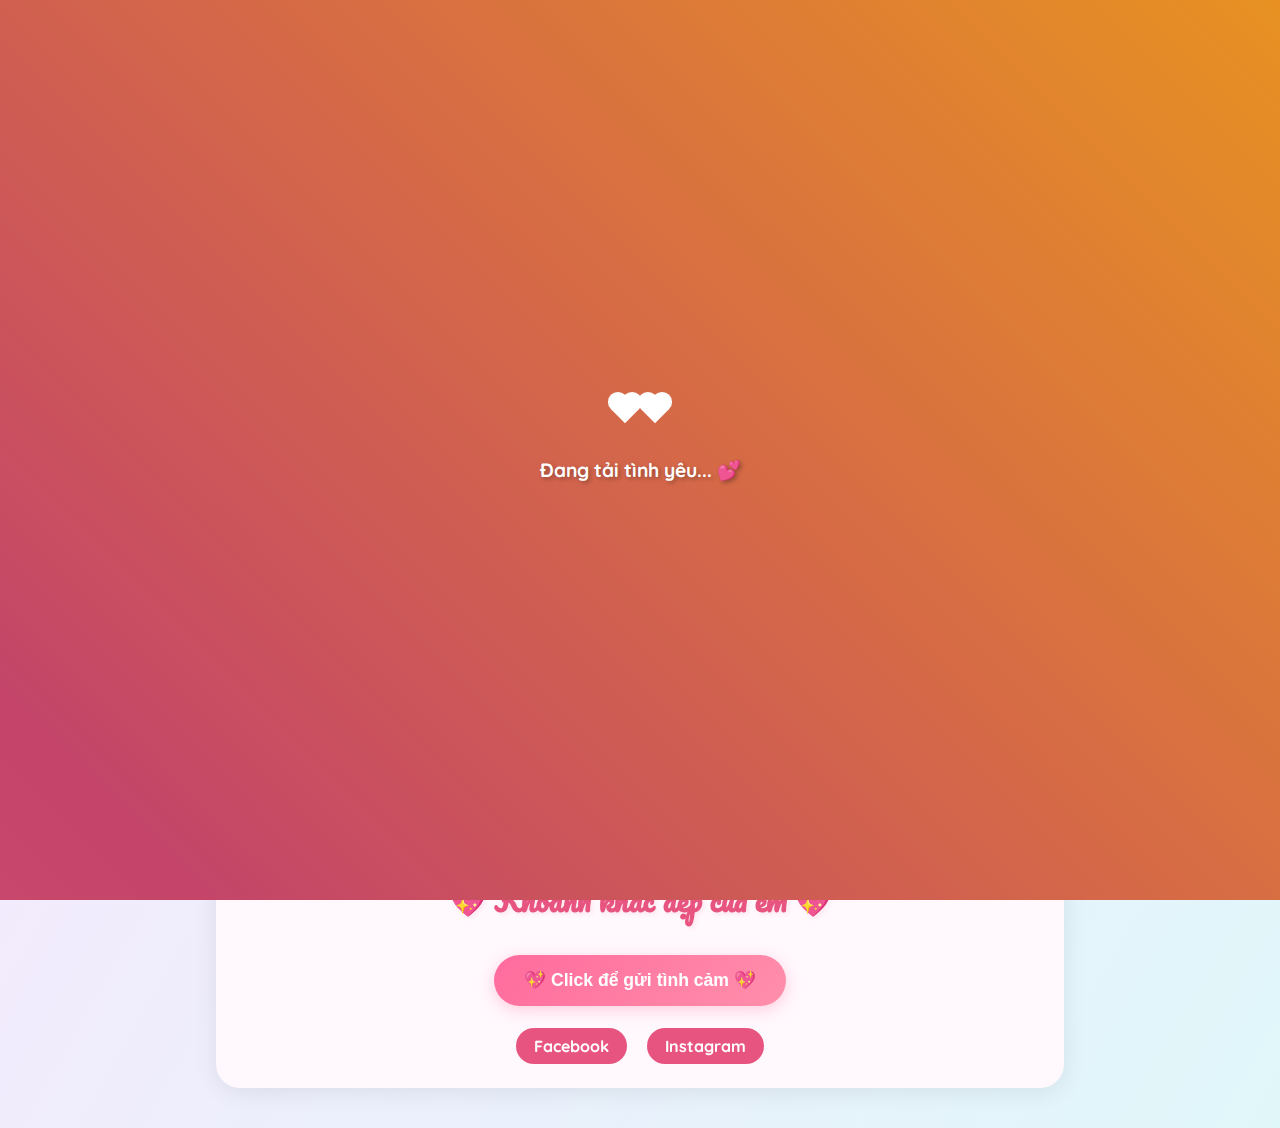
<file: index.html>
<!DOCTYPE html>
<html lang="vi">

<head>
    <meta charset="UTF-8">
    <meta name="viewport" content="width=device-width, initial-scale=1.0">
    <title>Cẩm Giang - Cô gái dễ thương</title>
    <link href="https://fonts.googleapis.com/css2?family=Pacifico&family=Quicksand:wght@400;700&display=swap"
        rel="stylesheet">
    <link rel="stylesheet" href="style.css">
</head>

<body>
    <!-- Loading Animation -->
    <div id="loading" class="loading-screen">
        <div class="heart-loader">
            <div class="heart"></div>
            <div class="heart"></div>
        </div>
        <p>Đang tải tình yêu... 💕</p>
    </div>

    <!-- Floating Hearts -->
    <div class="floating-hearts"></div>

    <!-- Particles Background -->
    <div class="particles"></div>

    <div class="container">
        <nav>
            <a href="index.html">Home</a>
            <a href="about.html">Thông tin</a>
            <a href="contact.html">Liên hệ</a>
        </nav>

        <!-- Love Counter -->
        <div class="love-counter">
            <div class="counter-title">💕 Chúng ta đã quen biết nhau được 💕</div>
            <div id="loveCounter" class="counter-display">
                <span id="days">0</span> ngày
                <span id="hours">0</span> giờ
                <span id="minutes">0</span> phút
                <span id="seconds">0</span> giây
            </div>
        </div>

        <h1>Nguyễn Thị Cẩm Giang</h1>
        <div class="desc">Người quan trọng nhất trong cuộc đời anh 💖✨</div>
        <div class="info">
            <b>Quê quán:</b> Đồng Tháp<br>
            <b>Đang học tại:</b> Trường Cao Đẳng Cộng Đồng Đồng Tháp<br>
            <b>Sinh năm:</b> 2007<br>
            <b>Game hay chơi:</b> PUBG<br>
            <b>IG PUBG:</b> OMG丶chocopai<br>
            <b>Trường cấp 2:</b> THCS Tân Huề 2<br>
            <b>Trường cấp 1:</b> Tiểu Học Tân Huề 2<br>
        </div>
        <!-- Love Quotes Section -->
        <div class="love-quotes">
            <div class="quote-container">
                <div class="quote active" data-quote="0">
                    "Em là ánh sáng trong cuộc đời anh 🌟"
                </div>
                <div class="quote" data-quote="1">
                    "Mỗi ngày bên em đều là một món quà 🎁"
                </div>
                <div class="quote" data-quote="2">
                    "Em xinh đẹp nhất khi em cười 😊"
                </div>
                <div class="quote" data-quote="3">
                    "Em quan trọng với anh hơn tất cả những gì em có thể tưởng tượng 💕"
                </div>
            </div>
            <button id="nextQuote" class="quote-btn">💝 Lời ngọt ngào tiếp theo</button>
        </div>

        <!-- Photo Gallery -->
        <div class="photo-gallery-container">
            <h2 class="gallery-title">💖 Khoảnh khắc đẹp của em 💖</h2>
            <div class="photo-grid" id="photo-grid">
                <!-- Photos will be loaded here by JavaScript -->
            </div>
        </div>

        <!-- Interactive Heart Button -->
        <div class="interactive-section">
            <button id="heartButton" class="heart-button">
                💖 Click để gửi tình cảm 💖
            </button>
        </div>
        <div class="social">
            <a href="https://www.facebook.com/ng.t.cam.giang.389323" target="_blank">Facebook</a>
            <a href="https://www.instagram.com/766wak?fbclid=IwY2xjawMAPnBleHRuA2FlbQIxMABicmlkETFhZFZIeFZjWXc2aHJsWlBoAR6CrI6vQfLLkBJPck9wvtu-V_D1iGs-fzvnWDoar6vfnfyms74fMMNwbBGPnQ_aem_h2Q5HSBD31rrUHhjv_8tcQ"
                target="_blank">Instagram</a>
        </div>
    </div>
    <!-- Load configuration and utilities first -->
    <script src="config.js"></script>
    <script src="utils.js"></script>
    <!-- Load main application -->
    <script src="main-refactored.js"></script>
</body>

</html>
</file>
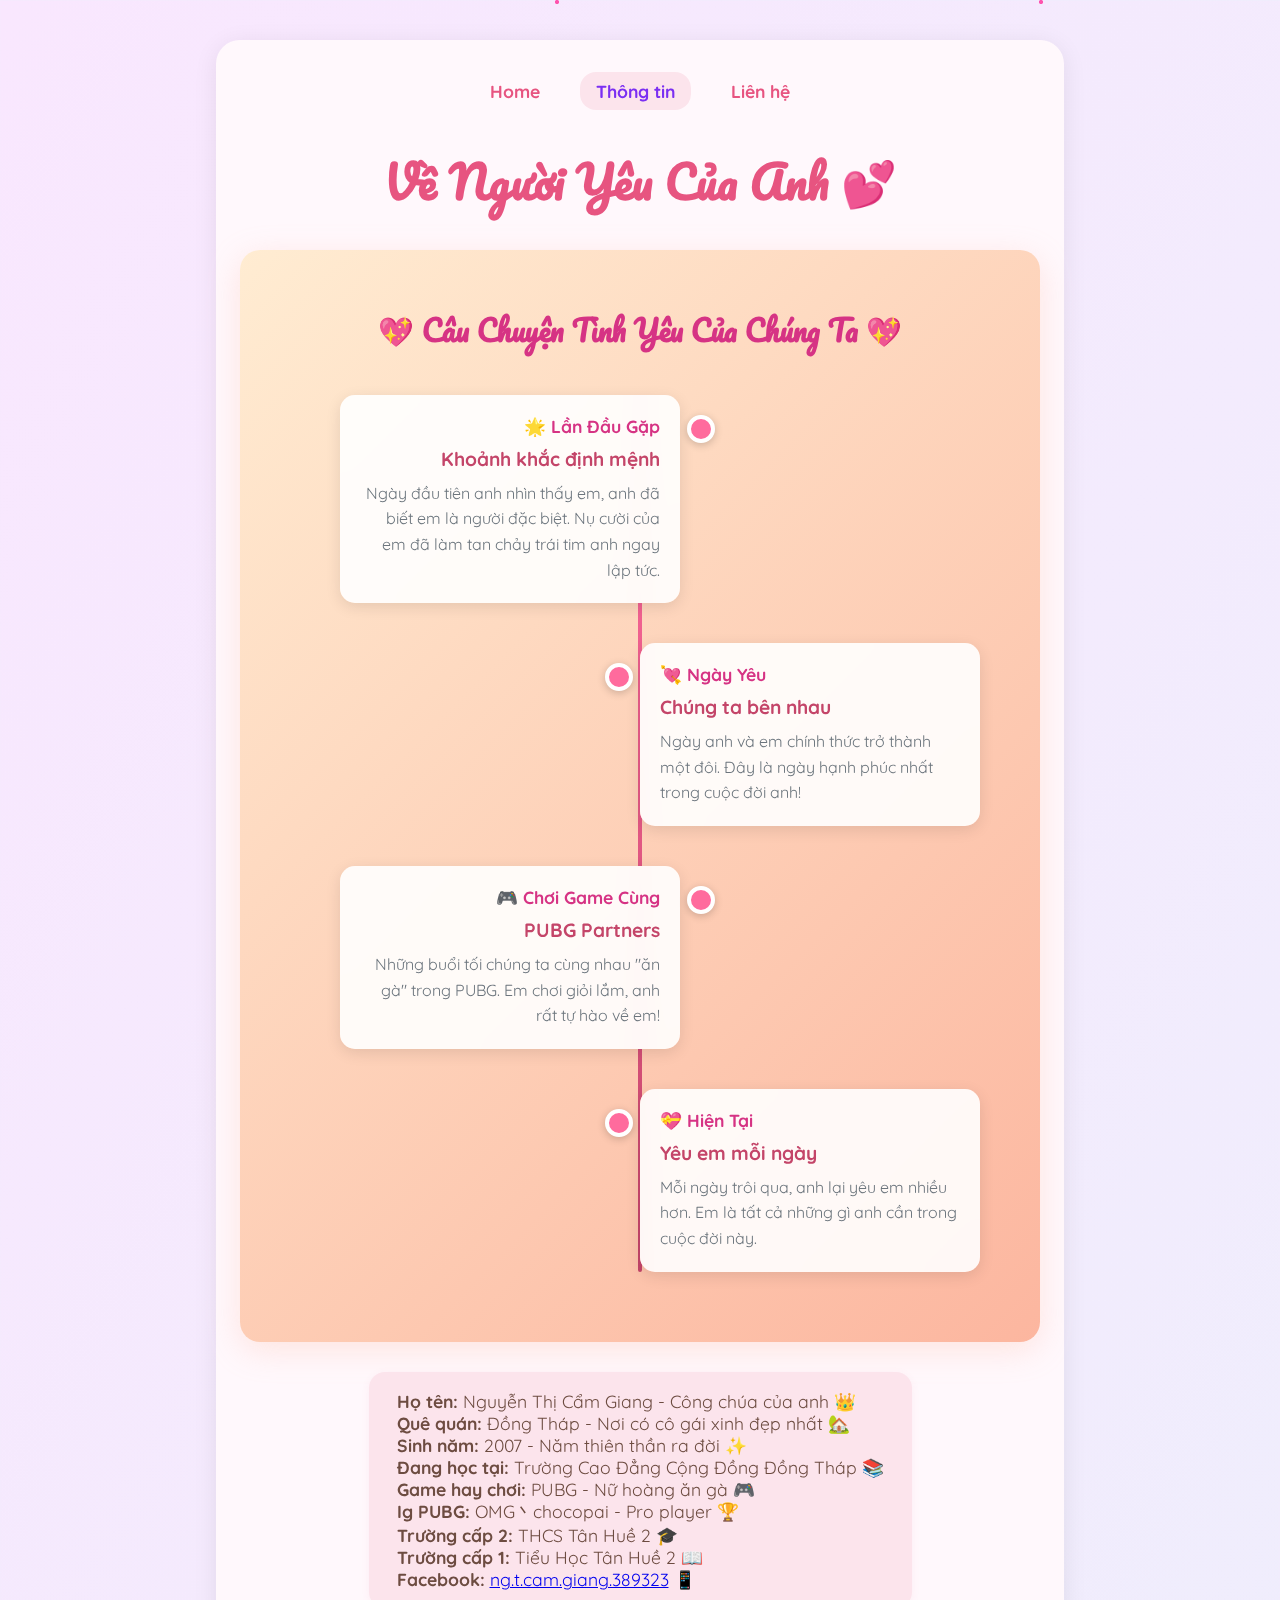
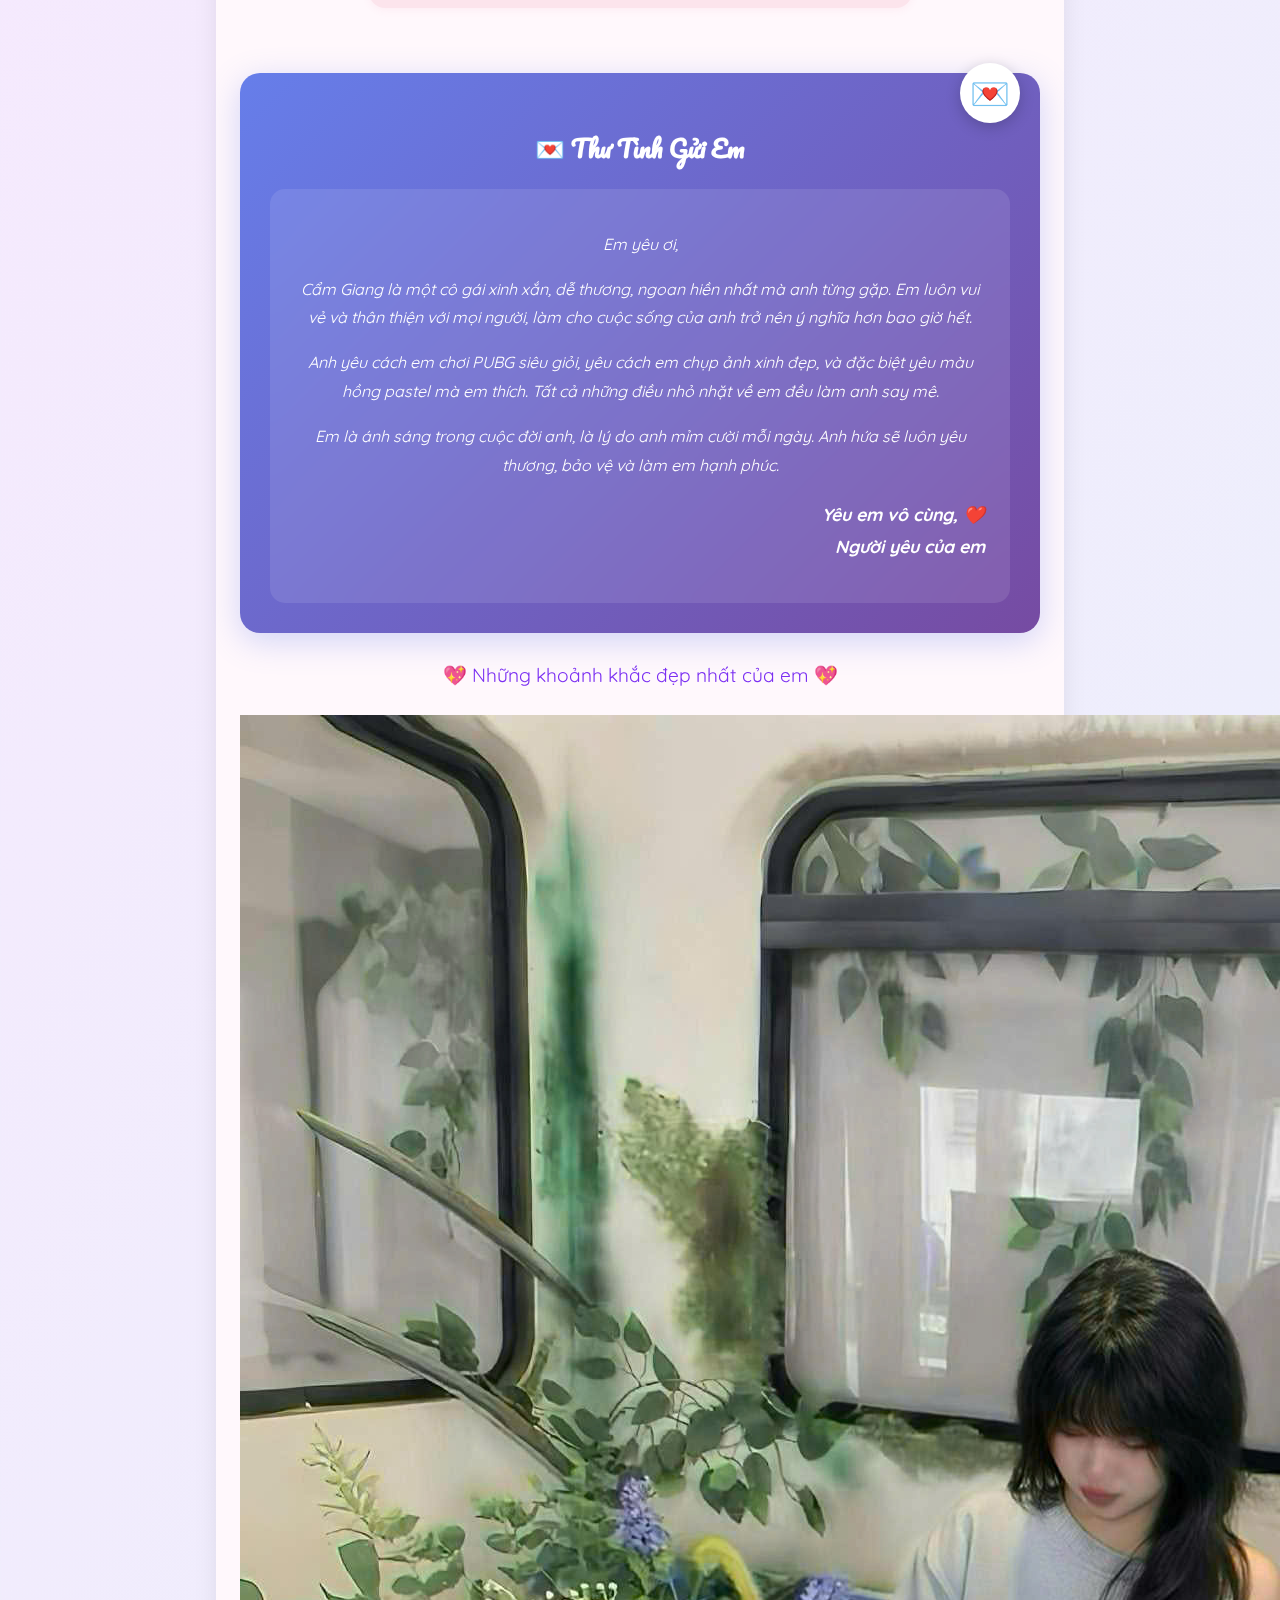
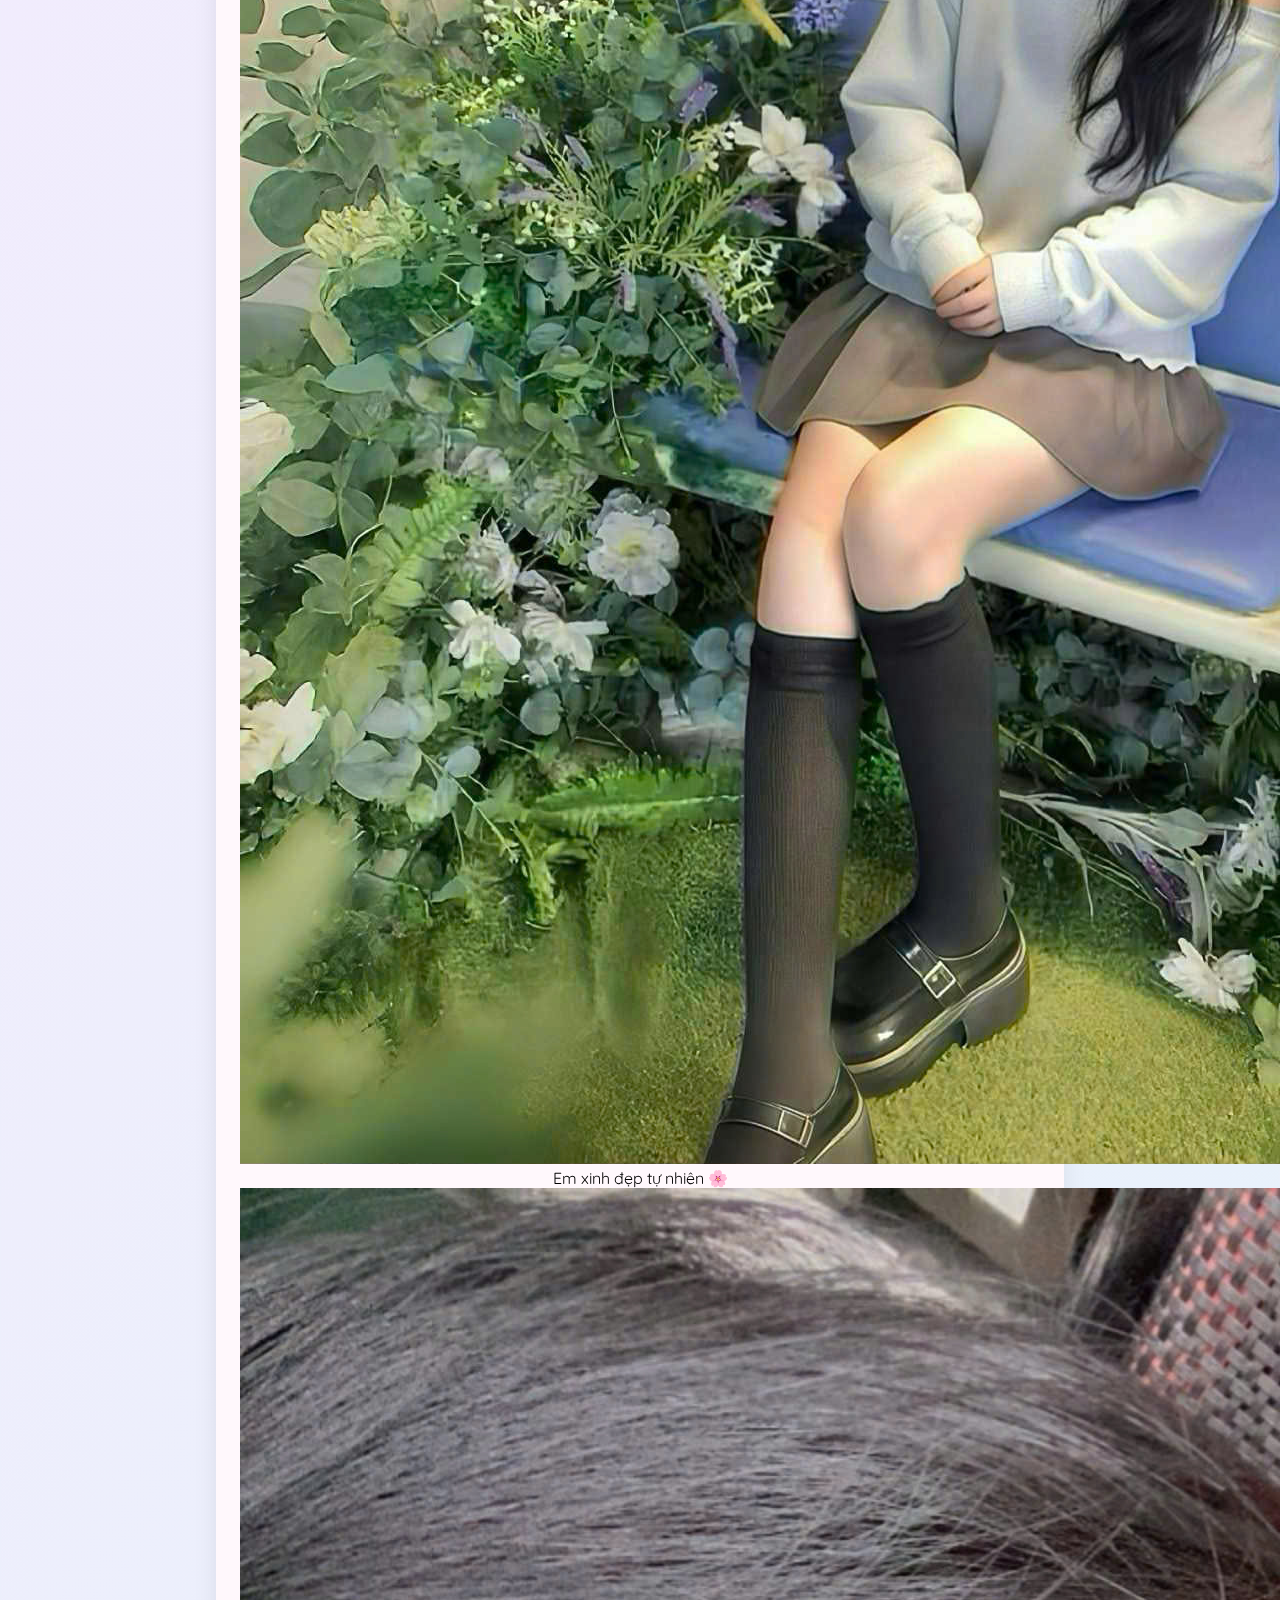
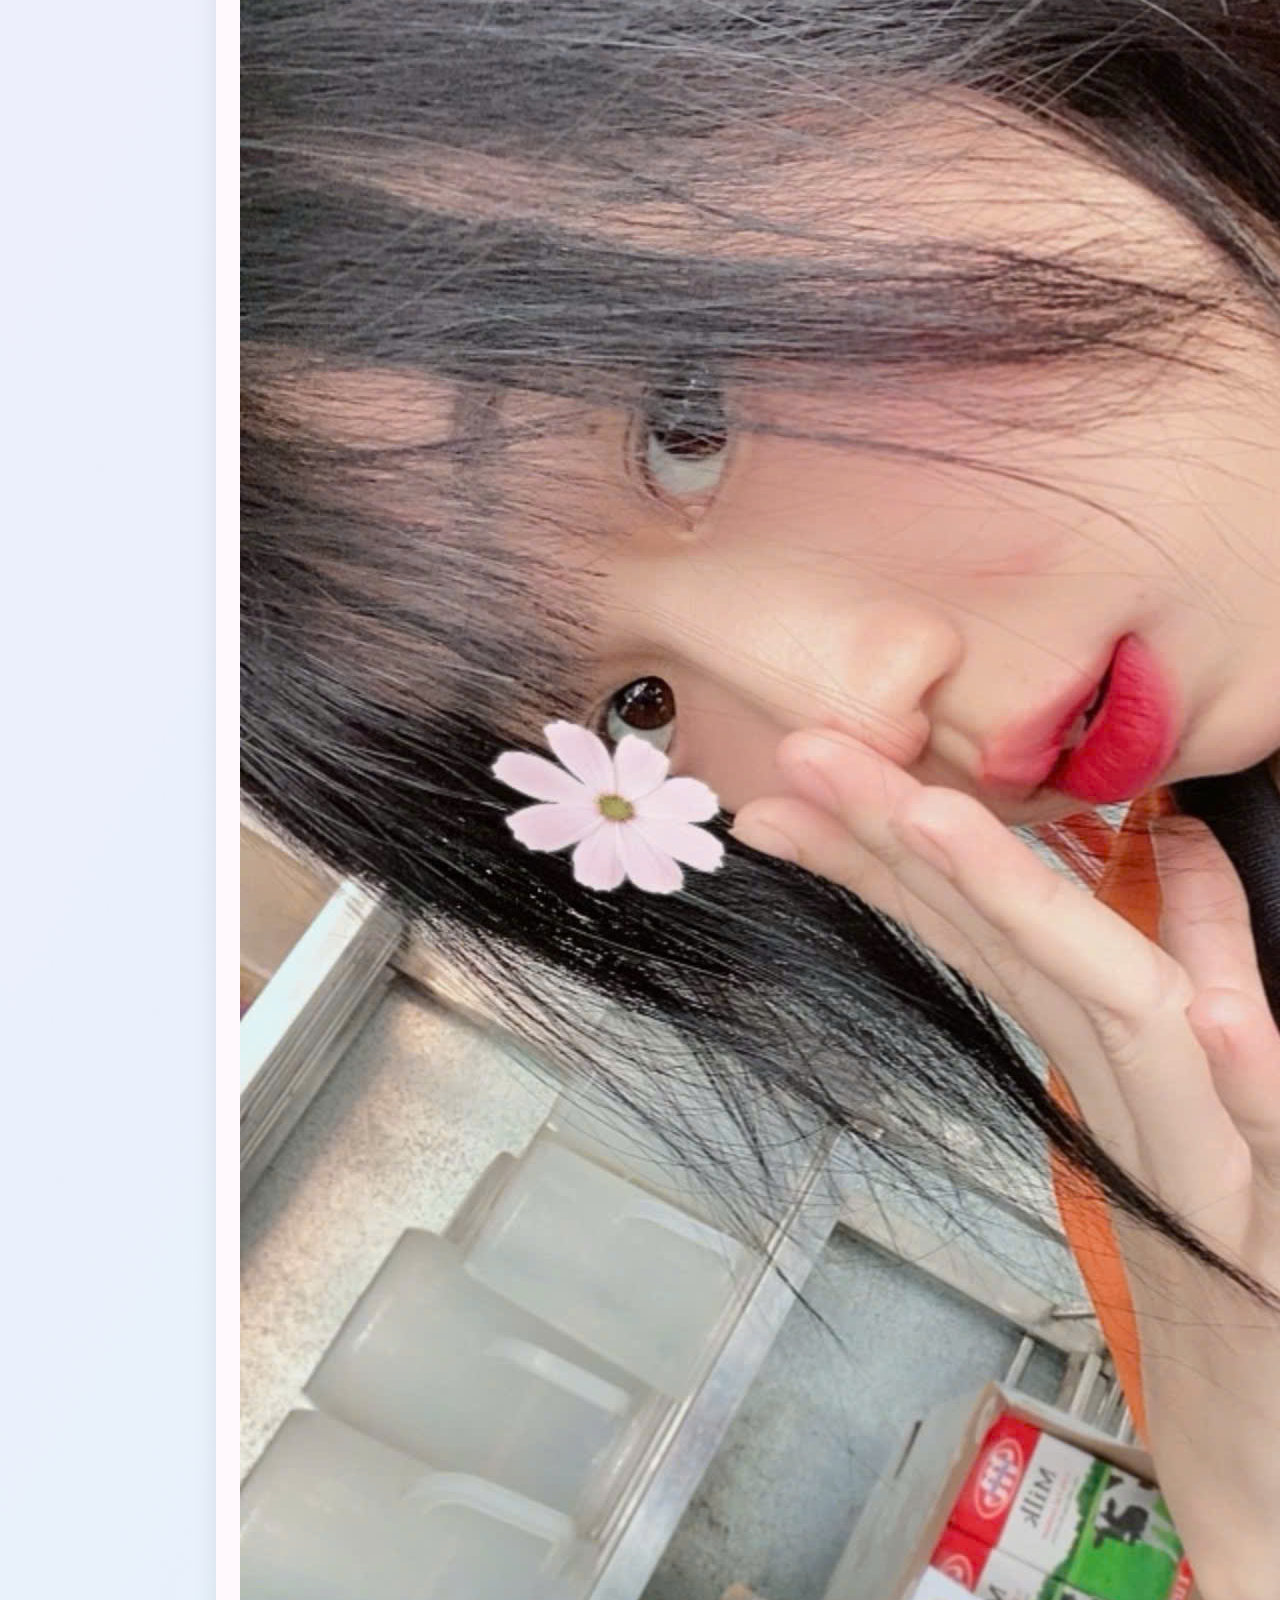
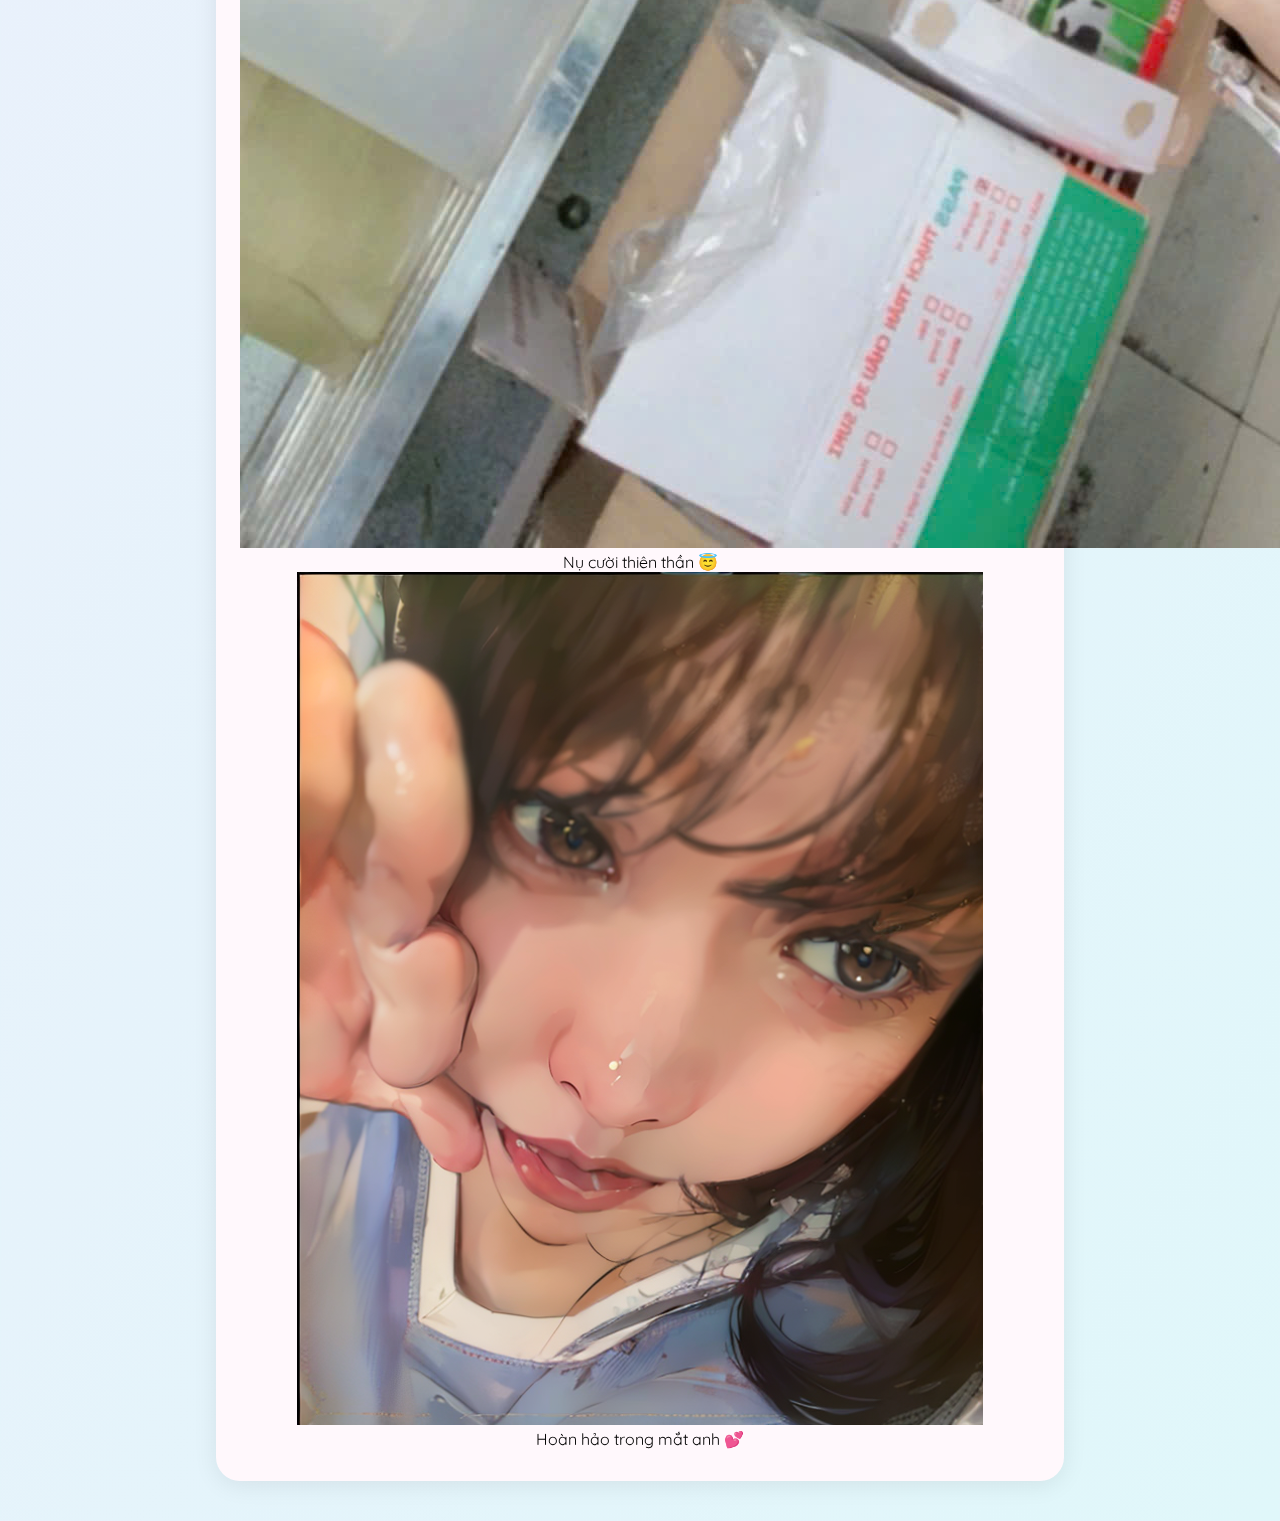
<file: about.html>
<!DOCTYPE html>
<html lang="vi">

<head>
    <meta charset="UTF-8">
    <meta name="viewport" content="width=device-width, initial-scale=1.0">
    <title>Thông tin về Cẩm Giang</title>
    <link href="https://fonts.googleapis.com/css2?family=Pacifico&family=Quicksand:wght@400;700&display=swap"
        rel="stylesheet">
    <link rel="stylesheet" href="style.css">
</head>

<body>
    <!-- Floating Hearts -->
    <div class="floating-hearts"></div>

    <!-- Particles Background -->
    <div class="particles"></div>

    <div class="container">
        <nav>
            <a href="index.html">Home</a>
            <a href="about.html">Thông tin</a>
            <a href="contact.html">Liên hệ</a>
        </nav>
        <h1>Về Người Yêu Của Anh 💕</h1>

        <!-- Love Story Timeline -->
        <div class="love-timeline">
            <h2 class="timeline-title">💖 Câu Chuyện Tình Yêu Của Chúng Ta 💖</h2>
            <div class="timeline">
                <div class="timeline-item">
                    <div class="timeline-date">🌟 Lần Đầu Gặp</div>
                    <div class="timeline-content">
                        <h3>Khoảnh khắc định mệnh</h3>
                        <p>Ngày đầu tiên anh nhìn thấy em, anh đã biết em là người đặc biệt. Nụ cười của em đã làm tan
                            chảy trái tim anh ngay lập tức.</p>
                    </div>
                </div>

                <div class="timeline-item">
                    <div class="timeline-date">💘 Ngày Yêu</div>
                    <div class="timeline-content">
                        <h3>Chúng ta bên nhau</h3>
                        <p>Ngày anh và em chính thức trở thành một đôi. Đây là ngày hạnh phúc nhất trong cuộc đời anh!
                        </p>
                    </div>
                </div>

                <div class="timeline-item">
                    <div class="timeline-date">🎮 Chơi Game Cùng</div>
                    <div class="timeline-content">
                        <h3>PUBG Partners</h3>
                        <p>Những buổi tối chúng ta cùng nhau "ăn gà" trong PUBG. Em chơi giỏi lắm, anh rất tự hào về em!
                        </p>
                    </div>
                </div>

                <div class="timeline-item">
                    <div class="timeline-date">💝 Hiện Tại</div>
                    <div class="timeline-content">
                        <h3>Yêu em mỗi ngày</h3>
                        <p>Mỗi ngày trôi qua, anh lại yêu em nhiều hơn. Em là tất cả những gì anh cần trong cuộc đời
                            này.</p>
                    </div>
                </div>
            </div>
        </div>

        <div class="info">
            <b>Họ tên:</b> Nguyễn Thị Cẩm Giang - Công chúa của anh 👑<br>
            <b>Quê quán:</b> Đồng Tháp - Nơi có cô gái xinh đẹp nhất 🏡<br>
            <b>Sinh năm:</b> 2007 - Năm thiên thần ra đời ✨<br>
            <b>Đang học tại:</b> Trường Cao Đẳng Cộng Đồng Đồng Tháp 📚<br>
            <b>Game hay chơi:</b> PUBG - Nữ hoàng ăn gà 🎮<br>
            <b>Ig PUBG:</b> OMG丶chocopai - Pro player 🏆<br>
            <b>Trường cấp 2:</b> THCS Tân Huề 2 🎓<br>
            <b>Trường cấp 1:</b> Tiểu Học Tân Huề 2 📖<br>
            <b>Facebook:</b> <a href="https://www.facebook.com/ng.t.cam.giang.389323"
                target="_blank">ng.t.cam.giang.389323</a> 📱<br>
        </div>

        <!-- Love Letter Section -->
        <div class="love-letter">
            <h3>💌 Thư Tình Gửi Em</h3>
            <div class="letter-content">
                <p>Em yêu ơi,</p>
                <p>Cẩm Giang là một cô gái xinh xắn, dễ thương, ngoan hiền nhất mà anh từng gặp. Em luôn vui vẻ và thân
                    thiện với mọi người, làm cho cuộc sống của anh trở nên ý nghĩa hơn bao giờ hết.</p>
                <p>Anh yêu cách em chơi PUBG siêu giỏi, yêu cách em chụp ảnh xinh đẹp, và đặc biệt yêu màu hồng pastel
                    mà em thích. Tất cả những điều nhỏ nhặt về em đều làm anh say mê.</p>
                <p>Em là ánh sáng trong cuộc đời anh, là lý do anh mỉm cười mỗi ngày. Anh hứa sẽ luôn yêu thương, bảo vệ
                    và làm em hạnh phúc.</p>
                <p class="signature">Yêu em vô cùng, ❤️<br>Người yêu của em</p>
            </div>
        </div>

        <div class="desc">💖 Những khoảnh khắc đẹp nhất của em 💖</div>
        <div class="gallery">
            <div class="photo-item" data-caption="Em xinh đẹp tự nhiên 🌸">
                <img src="public/imgs/CG1.jpg" alt="Cẩm Giang">
                <div class="photo-overlay">
                    <span class="photo-caption">Em xinh đẹp tự nhiên 🌸</span>
                </div>
            </div>
            <div class="photo-item" data-caption="Nụ cười thiên thần 😇">
                <img src="public/imgs/CG2.jpg" alt="Cẩm Giang">
                <div class="photo-overlay">
                    <span class="photo-caption">Nụ cười thiên thần 😇</span>
                </div>
            </div>
            <div class="photo-item" data-caption="Hoàn hảo trong mắt anh 💕">
                <img src="public/imgs/CG3.png" alt="Cẩm Giang">
                <div class="photo-overlay">
                    <span class="photo-caption">Hoàn hảo trong mắt anh 💕</span>
                </div>
            </div>
        </div>
    </div>
    <script src="main.js"></script>
</body>

</html>
</file>
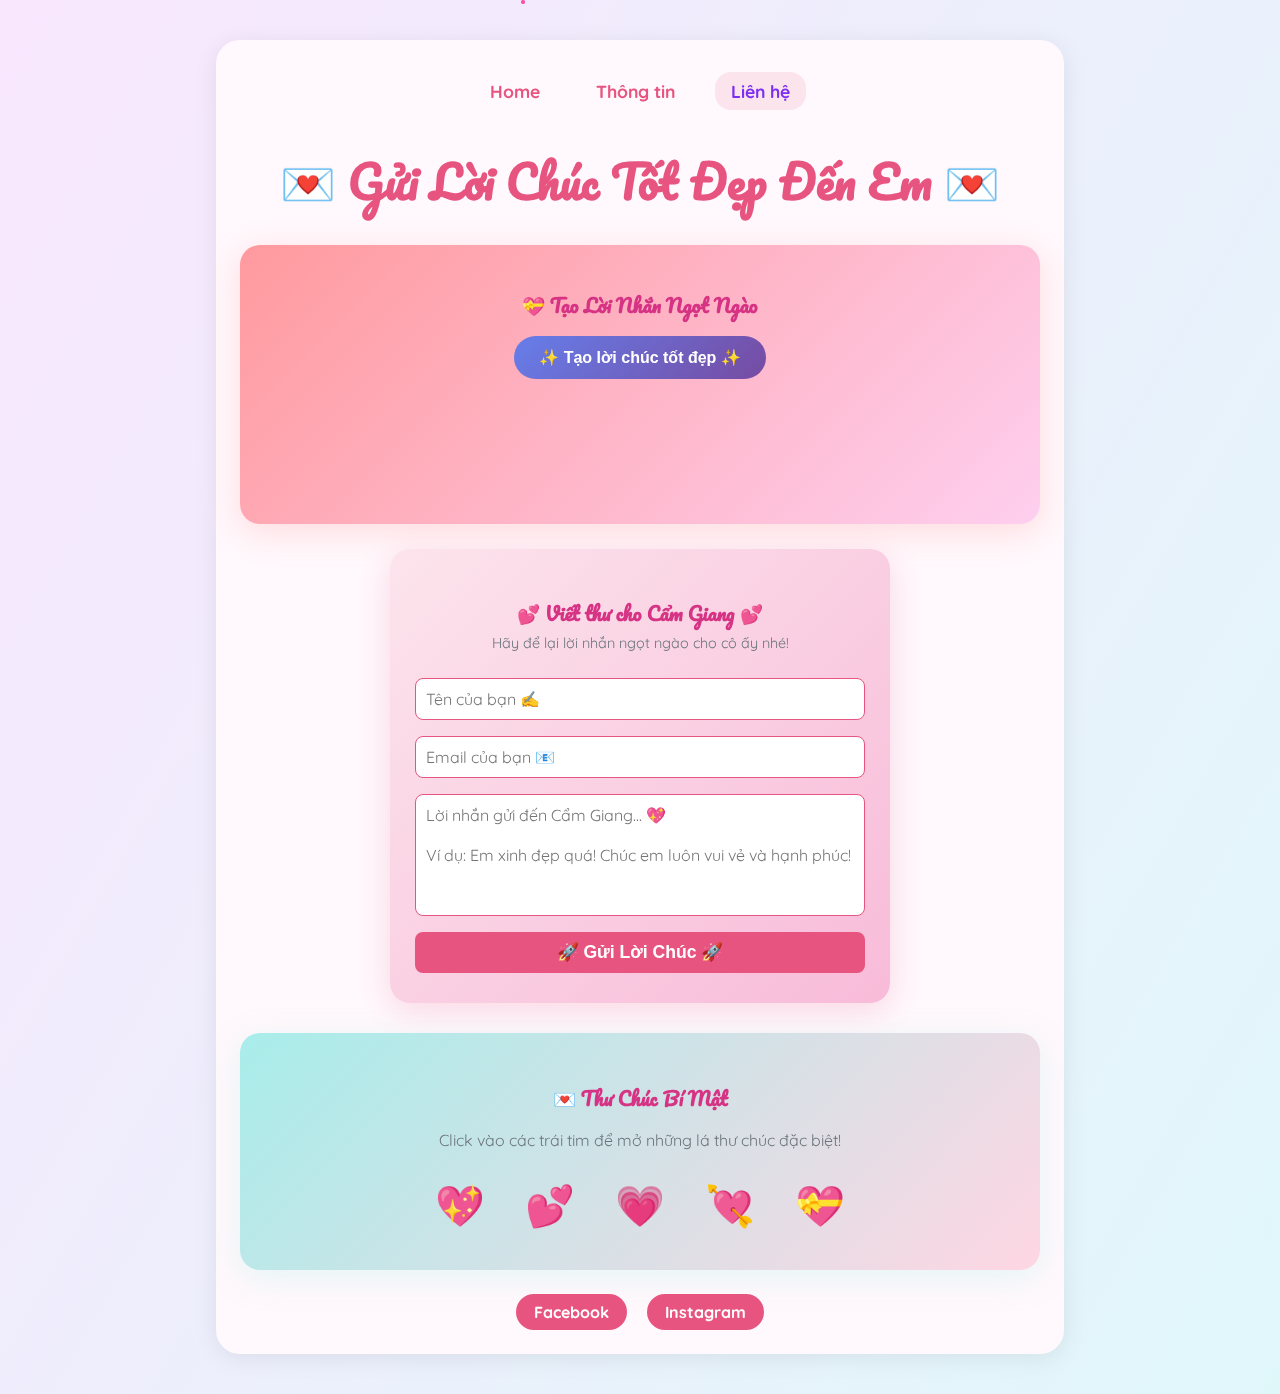
<file: contact.html>
<!DOCTYPE html>
<html lang="vi">

<head>
    <meta charset="UTF-8">
    <meta name="viewport" content="width=device-width, initial-scale=1.0">
    <title>Liên hệ với Cẩm Giang</title>
    <link href="https://fonts.googleapis.com/css2?family=Pacifico&family=Quicksand:wght@400;700&display=swap"
        rel="stylesheet">
    <link rel="stylesheet" href="style.css">
</head>

<body>
    <!-- Floating Hearts -->
    <div class="floating-hearts"></div>

    <!-- Particles Background -->
    <div class="particles"></div>

    <div class="container">
        <nav>
            <a href="index.html">Home</a>
            <a href="about.html">Thông tin</a>
            <a href="contact.html">Liên hệ</a>
        </nav>
        <h1>💌 Gửi Lời Chúc Tốt Đẹp Đến Em 💌</h1>

        <!-- Love Message Generator -->
        <div class="love-generator">
            <h3>💝 Tạo Lời Nhắn Ngọt Ngào</h3>
            <button id="generateMessage" class="generate-btn">✨ Tạo lời chúc tốt đẹp ✨</button>
            <div id="generatedMessage" class="generated-message"></div>
        </div>

        <form class="contact-form">
            <div class="form-header">
                <h3>💕 Viết thư cho Cẩm Giang 💕</h3>
                <p>Hãy để lại lời nhắn ngọt ngào cho cô ấy nhé!</p>
            </div>
            <input type="text" name="name" placeholder="Tên của bạn ✍️" required>
            <input type="email" name="email" placeholder="Email của bạn 📧" required>
            <textarea name="message" rows="5"
                placeholder="Lời nhắn gửi đến Cẩm Giang... 💖&#10;&#10;Ví dụ: Em xinh đẹp quá! Chúc em luôn vui vẻ và hạnh phúc!"
                required></textarea>
            <button type="submit">🚀 Gửi Lời Chúc 🚀</button>
        </form>

        <!-- Hidden Love Letters -->
        <div class="hidden-letters">
            <h3>💌 Thư Chúc Bí Mật</h3>
            <p>Click vào các trái tim để mở những lá thư chúc đặc biệt!</p>
            <div class="letter-hearts">
                <div class="secret-heart" data-letter="0">💖</div>
                <div class="secret-heart" data-letter="1">💕</div>
                <div class="secret-heart" data-letter="2">💗</div>
                <div class="secret-heart" data-letter="3">💘</div>
                <div class="secret-heart" data-letter="4">💝</div>
            </div>
        </div>

        <!-- Secret Letter Modal -->
        <div id="letterModal" class="letter-modal">
            <div class="modal-content">
                <span class="close-modal">&times;</span>
                <div id="letterContent" class="secret-letter-content"></div>
            </div>
        </div>
        <div class="social" style="margin-top:2em;">
            <a href="https://www.facebook.com/ng.t.cam.giang.389323" target="_blank">Facebook</a>
            <a href="https://www.instagram.com/766wak?fbclid=IwY2xjawMAPnBleHRuA2FlbQIxMABicmlkETFhZFZIeFZjWXc2aHJsWlBoAR6CrI6vQfLLkBJPck9wvtu-V_D1iGs-fzvnWDoar6vfnfyms74fMMNwbBGPnQ_aem_h2Q5HSBD31rrUHhjv_8tcQ"
                target="_blank">Instagram</a>
        </div>
    </div>
    <script src="main.js"></script>
</body>

</html>
</file>
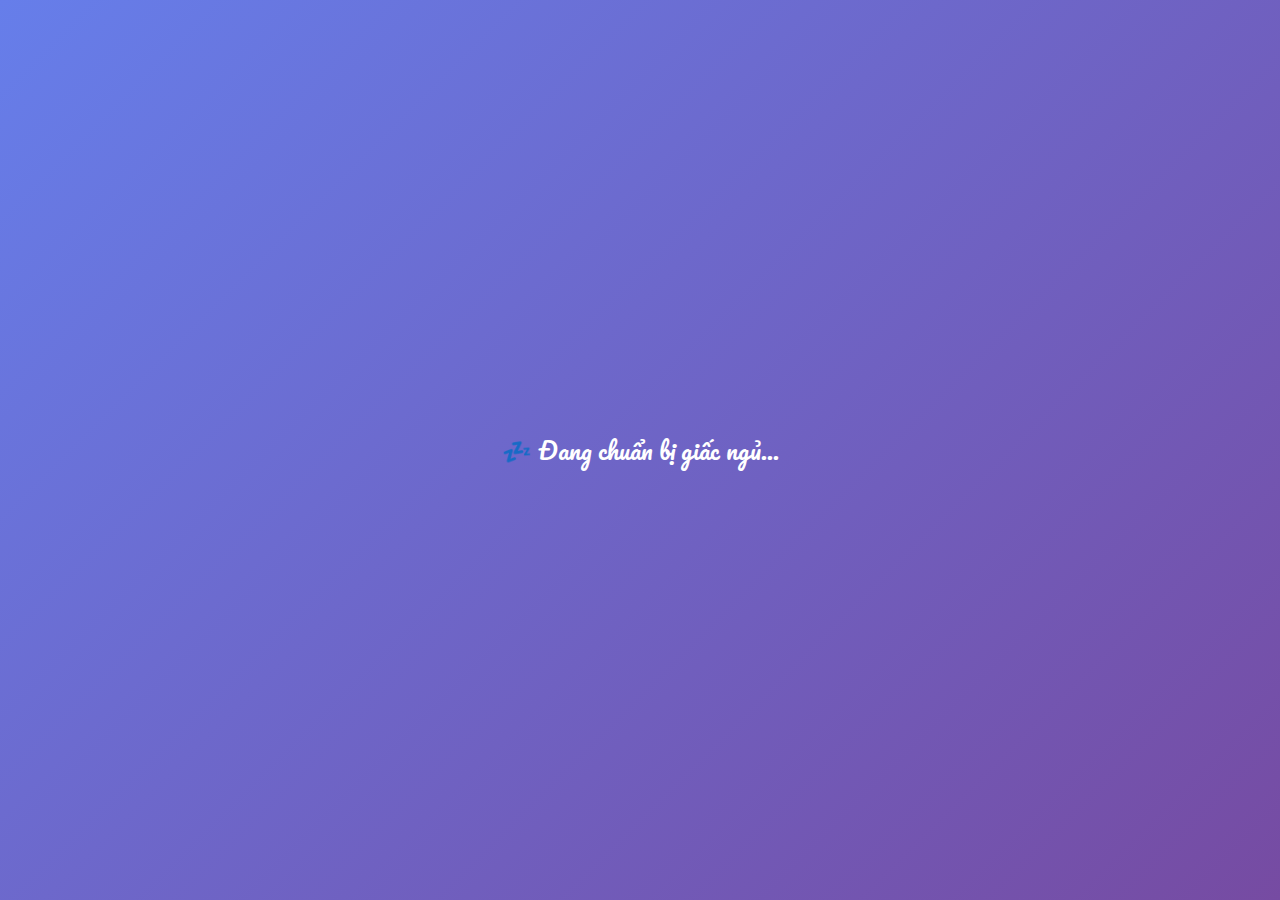
<file: sleep.html>
<!DOCTYPE html>
<html lang="vi">

<head>
    <meta charset="UTF-8">
    <meta name="viewport" content="width=device-width, initial-scale=1.0">
    <title>Đi ngủ cùng Cẩm Giang 💤</title>
    <link
        href="https://fonts.googleapis.com/css2?family=Pacifico&family=Quicksand:wght@400;700&family=Dancing+Script:wght@400;700&display=swap"
        rel="stylesheet">
    <style>
        * {
            margin: 0;
            padding: 0;
            box-sizing: border-box;
        }

        body {
            font-family: 'Quicksand', Arial, sans-serif;
            background: linear-gradient(135deg, #667eea 0%, #764ba2 100%);
            min-height: 100vh;
            overflow-x: hidden;
            position: relative;
        }

        /* Floating stars background */
        .stars {
            position: fixed;
            top: 0;
            left: 0;
            width: 100%;
            height: 100%;
            pointer-events: none;
            z-index: 1;
        }

        .star {
            position: absolute;
            width: 2px;
            height: 2px;
            background: white;
            border-radius: 50%;
            animation: twinkle 3s infinite;
        }

        @keyframes twinkle {

            0%,
            100% {
                opacity: 0.3;
                transform: scale(1);
            }

            50% {
                opacity: 1;
                transform: scale(1.5);
            }
        }

        .container {
            position: relative;
            z-index: 10;
            display: flex;
            flex-direction: column;
            align-items: center;
            justify-content: center;
            min-height: 100vh;
            padding: 20px;
        }

        .sleep-button {
            background: linear-gradient(45deg, #ff6b9d, #c44569);
            border: none;
            padding: 20px 40px;
            font-size: 24px;
            font-weight: bold;
            color: white;
            border-radius: 50px;
            cursor: pointer;
            box-shadow: 0 10px 30px rgba(0, 0, 0, 0.3);
            transition: all 0.3s ease;
            margin-bottom: 30px;
            font-family: 'Pacifico', cursive;
            position: relative;
            overflow: hidden;
        }

        .sleep-button:hover {
            transform: translateY(-5px);
            box-shadow: 0 15px 40px rgba(0, 0, 0, 0.4);
        }

        .sleep-button:active {
            transform: translateY(0);
        }

        .sleep-button::before {
            content: '';
            position: absolute;
            top: 0;
            left: -100%;
            width: 100%;
            height: 100%;
            background: linear-gradient(90deg, transparent, rgba(255, 255, 255, 0.3), transparent);
            transition: left 0.5s;
        }

        .sleep-button:hover::before {
            left: 100%;
        }

        .sleep-scene {
            display: none;
            position: fixed;
            top: 0;
            left: 0;
            width: 100%;
            height: 100%;
            background: #000000;
            z-index: 5;
            opacity: 0;
            transition: opacity 2s ease;
            display: flex;
            justify-content: center;
            align-items: center;
        }

        .sleep-scene::before {
            content: '';
            position: absolute;
            top: 0;
            left: 0;
            width: 100%;
            height: 100%;
            background: url('public/imgs/sleep.jpg') center center/contain no-repeat;
            z-index: -1;
            background-color: #000000;
        }

        /* Alternative approach for better image display */
        .sleep-image-container {
            position: absolute;
            top: 0;
            left: 0;
            width: 100%;
            height: 100%;
            background: #000000;
            display: flex;
            justify-content: center;
            align-items: center;
            z-index: -1;
        }

        .sleep-image {
            max-width: 100%;
            max-height: 100%;
            object-fit: contain;
            display: block;
            width: auto;
            height: auto;
        }

        /* Ensure image loads properly */
        .sleep-image-container img {
            opacity: 1;
            transition: opacity 1s ease;
        }

        .sleep-scene.active .sleep-image-container img {
            opacity: 1;
        }

        .sleep-scene.active {
            opacity: 1;
        }

        .sleep-text {
            position: absolute;
            bottom: 120px;
            left: 50%;
            transform: translateX(-50%);
            font-family: 'Dancing Script', cursive;
            font-size: 48px;
            color: #e6d7ff;
            text-shadow: 3px 3px 6px rgba(0, 0, 0, 0.9), 0 0 20px rgba(230, 215, 255, 0.5);
            white-space: nowrap;
            animation: textSlide 15s linear infinite;
            z-index: 15;
            text-align: center;
            font-weight: bold;
        }

        @keyframes textSlide {
            0% {
                transform: translateX(-100vw);
            }

            100% {
                transform: translateX(100vw);
            }
        }

        .moon {
            position: absolute;
            top: 50px;
            right: 50px;
            width: 80px;
            height: 80px;
            background: radial-gradient(circle, #fff 30%, #f0f0f0 70%);
            border-radius: 50%;
            box-shadow: 0 0 30px rgba(255, 255, 255, 0.8);
            animation: moonGlow 4s ease-in-out infinite;
        }

        @keyframes moonGlow {

            0%,
            100% {
                box-shadow: 0 0 30px rgba(255, 255, 255, 0.8);
            }

            50% {
                box-shadow: 0 0 50px rgba(255, 255, 255, 1);
            }
        }

        .clouds {
            position: absolute;
            top: 0;
            left: 0;
            width: 100%;
            height: 100%;
            pointer-events: none;
            z-index: 6;
        }

        .cloud {
            position: absolute;
            background: rgba(255, 255, 255, 0.8);
            border-radius: 50px;
            opacity: 0.7;
            animation: float 20s linear infinite;
        }

        .cloud::before,
        .cloud::after {
            content: '';
            position: absolute;
            background: rgba(255, 255, 255, 0.8);
            border-radius: 50%;
        }

        @keyframes float {
            0% {
                transform: translateX(-100px);
            }

            100% {
                transform: translateX(calc(100vw + 100px));
            }
        }

        .back-button {
            position: fixed;
            top: 20px;
            left: 20px;
            background: rgba(255, 255, 255, 0.2);
            border: 2px solid rgba(255, 255, 255, 0.3);
            color: white;
            padding: 10px 20px;
            border-radius: 25px;
            text-decoration: none;
            font-weight: bold;
            transition: all 0.3s ease;
            z-index: 20;
            backdrop-filter: blur(10px);
        }

        .back-button:hover {
            background: rgba(255, 255, 255, 0.3);
            transform: scale(1.05);
        }

        .sleeping-pig {
            position: absolute;
            bottom: 60px;
            left: 50%;
            transform: translateX(-50%);
            font-size: 48px;
            animation: pigSleep 3s ease-in-out infinite;
            z-index: 15;
        }

        @keyframes pigSleep {

            0%,
            100% {
                transform: translateX(-50%) rotate(0deg);
            }

            25% {
                transform: translateX(-50%) rotate(-5deg);
            }

            75% {
                transform: translateX(-50%) rotate(5deg);
            }
        }

        .zzz {
            position: absolute;
            top: -30px;
            right: -20px;
            font-size: 24px;
            color: #fff;
            animation: zzzFloat 2s ease-in-out infinite;
        }

        @keyframes zzzFloat {

            0%,
            100% {
                opacity: 0;
                transform: translateY(0);
            }

            50% {
                opacity: 1;
                transform: translateY(-10px);
            }
        }

        /* Thêm hiệu ứng bướm */
        .butterflies {
            position: absolute;
            top: 0;
            left: 0;
            width: 100%;
            height: 100%;
            pointer-events: none;
            z-index: 7;
        }

        .butterfly {
            position: absolute;
            font-size: 20px;
            animation: butterflyFly 10s linear infinite;
            opacity: 0.8;
        }

        @keyframes butterflyFly {
            0% {
                transform: translateX(-50px) translateY(0px) rotate(0deg);
                opacity: 0;
            }

            10% {
                opacity: 0.8;
            }

            90% {
                opacity: 0.8;
            }

            100% {
                transform: translateX(calc(100vw + 50px)) translateY(-100px) rotate(360deg);
                opacity: 0;
            }
        }

        /* Responsive design */
        @media (max-width: 768px) {
            .sleep-button {
                font-size: 20px;
                padding: 15px 30px;
            }

            .sleep-text {
                font-size: 36px;
                bottom: 100px;
            }

            .sleeping-pig {
                font-size: 36px;
                bottom: 50px;
            }

            .moon {
                width: 60px;
                height: 60px;
                top: 30px;
                right: 30px;
            }

            .back-button {
                padding: 8px 16px;
                font-size: 14px;
            }
        }

        @media (max-width: 480px) {
            .sleep-text {
                font-size: 28px;
                bottom: 80px;
            }

            .sleeping-pig {
                font-size: 32px;
                bottom: 40px;
            }
        }

        /* Loading animation */
        .loading {
            position: fixed;
            top: 0;
            left: 0;
            width: 100%;
            height: 100%;
            background: linear-gradient(135deg, #667eea 0%, #764ba2 100%);
            display: flex;
            justify-content: center;
            align-items: center;
            z-index: 9999;
            transition: opacity 0.5s ease;
        }

        .loading.fade-out {
            opacity: 0;
            pointer-events: none;
        }

        .loading-text {
            color: white;
            font-size: 24px;
            font-family: 'Pacifico', cursive;
            animation: pulse 2s ease-in-out infinite;
        }

        @keyframes pulse {

            0%,
            100% {
                opacity: 0.7;
            }

            50% {
                opacity: 1;
            }
        }
    </style>
</head>

<body>
    <!-- Loading screen -->
    <div class="loading" id="loading">
        <div class="loading-text">💤 Đang chuẩn bị giấc ngủ...</div>
    </div>

    <!-- Floating stars -->
    <div class="stars" id="stars"></div>

    <!-- Navigation -->
    <a href="index.html" class="back-button">🏠 Về trang chủ</a>

    <div class="container">
        <button class="sleep-button" id="sleepButton">
            💤 Đi ngủ cùng em 💤
        </button>
    </div>

    <!-- Sleep scene -->
    <div class="sleep-scene" id="sleepScene">
        <div class="sleep-image-container">
            <img src="public/imgs/sleep.jpg" alt="Sleep" class="sleep-image">
        </div>
        <div class="moon"></div>
        <div class="clouds" id="clouds"></div>
        <div class="butterflies" id="butterflies"></div>
        <div class="sleeping-pig">
            🐷
            <div class="zzz">💤</div>
        </div>
        <div class="sleep-text" id="sleepText">Con lợn đang ngủ ngon lành... 💤💤</div>
    </div>

    <script>
        // Hide loading screen after page loads
        window.addEventListener('load', function () {
            setTimeout(() => {
                document.getElementById('loading').classList.add('fade-out');
                setTimeout(() => {
                    document.getElementById('loading').style.display = 'none';
                }, 500);
            }, 1500);
        });

        // Create floating stars
        function createStars() {
            const starsContainer = document.getElementById('stars');
            for (let i = 0; i < 150; i++) {
                const star = document.createElement('div');
                star.className = 'star';
                star.style.left = Math.random() * 100 + '%';
                star.style.top = Math.random() * 100 + '%';
                star.style.animationDelay = Math.random() * 3 + 's';
                star.style.animationDuration = (Math.random() * 2 + 2) + 's';
                starsContainer.appendChild(star);
            }
        }

        // Create floating clouds
        function createClouds() {
            const cloudsContainer = document.getElementById('clouds');
            for (let i = 0; i < 8; i++) {
                const cloud = document.createElement('div');
                cloud.className = 'cloud';
                cloud.style.top = Math.random() * 300 + 'px';
                cloud.style.width = (Math.random() * 120 + 60) + 'px';
                cloud.style.height = (Math.random() * 40 + 25) + 'px';
                cloud.style.animationDelay = Math.random() * 20 + 's';
                cloud.style.animationDuration = (Math.random() * 15 + 25) + 's';
                cloud.style.left = '-100px';
                cloudsContainer.appendChild(cloud);
            }
        }

        // Create floating butterflies
        function createButterflies() {
            const butterfliesContainer = document.getElementById('butterflies');
            const butterflyEmojis = ['🦋', '🦋', '🦋'];

            for (let i = 0; i < 6; i++) {
                const butterfly = document.createElement('div');
                butterfly.className = 'butterfly';
                butterfly.textContent = butterflyEmojis[Math.floor(Math.random() * butterflyEmojis.length)];
                butterfly.style.top = Math.random() * 400 + 'px';
                butterfly.style.animationDelay = Math.random() * 10 + 's';
                butterfly.style.animationDuration = (Math.random() * 5 + 8) + 's';
                butterfliesContainer.appendChild(butterfly);
            }
        }

        // Sleep button functionality
        document.getElementById('sleepButton').addEventListener('click', function () {
            const sleepScene = document.getElementById('sleepScene');
            const sleepButton = document.getElementById('sleepButton');

            // Hide button with animation
            sleepButton.style.transform = 'scale(0)';
            sleepButton.style.opacity = '0';
            setTimeout(() => {
                sleepButton.style.display = 'none';
            }, 300);

            // Show sleep scene
            sleepScene.style.display = 'block';
            setTimeout(() => {
                sleepScene.classList.add('active');
            }, 100);

            // Create effects after scene is shown
            setTimeout(() => {
                createClouds();
                createButterflies();
            }, 2000);
        });

        // Initialize stars on page load
        window.addEventListener('load', function () {
            createStars();
        });

        // Add interactive effects
        document.addEventListener('mousemove', function (e) {
            const stars = document.querySelectorAll('.star');
            const mouseX = e.clientX / window.innerWidth;
            const mouseY = e.clientY / window.innerHeight;

            stars.forEach((star, index) => {
                const speed = (index % 3 + 1) * 0.3;
                star.style.transform = `translate(${mouseX * speed}px, ${mouseY * speed}px)`;
            });
        });

        // Add keyboard support
        document.addEventListener('keydown', function (e) {
            if (e.code === 'Space' || e.code === 'Enter') {
                e.preventDefault();
                document.getElementById('sleepButton').click();
            }
        });
    </script>
</body>

</html>
</file>
<file: style.css>
body {
    font-family: 'Quicksand', Arial, sans-serif;
    background: linear-gradient(120deg, #f9e7fe 0%, #e0f7fa 100%);
    margin: 0;
    padding: 0;
    min-height: 100vh;
    overflow-x: hidden;
    position: relative;
}

/* Loading Screen */
.loading-screen {
    position: fixed;
    top: 0;
    left: 0;
    width: 100%;
    height: 100%;
    background: linear-gradient(45deg, #ff6b9d, #c44569, #f8b500, #ff6b9d);
    background-size: 400% 400%;
    display: flex;
    flex-direction: column;
    justify-content: center;
    align-items: center;
    z-index: 9999;
    animation: gradientShift 3s ease infinite;
    transition: opacity 0.5s ease;
}

.loading-screen.fade-out {
    opacity: 0;
    pointer-events: none;
}

@keyframes gradientShift {
    0% {
        background-position: 0% 50%;
    }

    50% {
        background-position: 100% 50%;
    }

    100% {
        background-position: 0% 50%;
    }
}

.heart-loader {
    display: flex;
    gap: 10px;
    margin-bottom: 20px;
}

.heart-loader .heart {
    width: 20px;
    height: 20px;
    background: #fff;
    transform: rotate(45deg);
    position: relative;
    animation: heartbeat 1.2s infinite ease-in-out;
}

.heart-loader .heart:nth-child(2) {
    animation-delay: 0.3s;
}

.heart-loader .heart::before,
.heart-loader .heart::after {
    content: '';
    width: 20px;
    height: 20px;
    background: #fff;
    border-radius: 50%;
    position: absolute;
}

.heart-loader .heart::before {
    top: -10px;
    left: 0;
}

.heart-loader .heart::after {
    top: 0;
    left: -10px;
}

@keyframes heartbeat {

    0%,
    100% {
        transform: rotate(45deg) scale(1);
    }

    50% {
        transform: rotate(45deg) scale(1.3);
    }
}

.loading-screen p {
    color: white;
    font-size: 1.2rem;
    font-weight: bold;
    text-shadow: 2px 2px 4px rgba(0, 0, 0, 0.3);
}

/* Floating Hearts */
.floating-hearts {
    position: fixed;
    top: 0;
    left: 0;
    width: 100%;
    height: 100%;
    pointer-events: none;
    z-index: 1;
}

.floating-heart {
    position: absolute;
    color: #ff69b4;
    font-size: 20px;
    animation: floatUp 4s linear infinite;
    opacity: 0.7;
}

@keyframes floatUp {
    0% {
        transform: translateY(100vh) rotate(0deg);
        opacity: 1;
    }

    100% {
        transform: translateY(-100px) rotate(360deg);
        opacity: 0;
    }
}

/* Particles */
.particles {
    position: fixed;
    top: 0;
    left: 0;
    width: 100%;
    height: 100%;
    pointer-events: none;
    z-index: 1;
}

.particle {
    position: absolute;
    width: 4px;
    height: 4px;
    background: radial-gradient(circle, #ff69b4, #ff1493);
    border-radius: 50%;
    animation: particleFloat 6s linear infinite;
}

@keyframes particleFloat {
    0% {
        transform: translateY(100vh) translateX(0);
        opacity: 1;
    }

    100% {
        transform: translateY(-100px) translateX(50px);
        opacity: 0;
    }
}

.container {
    max-width: 800px;
    margin: 40px auto;
    background: #fff8fc;
    border-radius: 24px;
    box-shadow: 0 4px 24px rgba(0, 0, 0, 0.08);
    padding: 32px 24px;
    text-align: center;
    position: relative;
    z-index: 2;
    animation: containerFadeIn 1s ease-out;
}

@keyframes containerFadeIn {
    from {
        opacity: 0;
        transform: translateY(30px);
    }

    to {
        opacity: 1;
        transform: translateY(0);
    }
}

/* Love Counter */
.love-counter {
    background: linear-gradient(135deg, #ff6b9d, #ff8fab);
    color: white;
    padding: 20px;
    border-radius: 20px;
    margin: 20px 0;
    box-shadow: 0 8px 32px rgba(255, 107, 157, 0.3);
    animation: pulse 2s infinite;
}

@keyframes pulse {

    0%,
    100% {
        transform: scale(1);
    }

    50% {
        transform: scale(1.02);
    }
}

.counter-title {
    font-size: 1.1rem;
    font-weight: bold;
    margin-bottom: 10px;
    text-shadow: 1px 1px 2px rgba(0, 0, 0, 0.2);
}

.counter-display {
    font-size: 1.3rem;
    font-weight: bold;
    display: flex;
    justify-content: center;
    gap: 15px;
    flex-wrap: wrap;
}

.counter-display span {
    background: rgba(255, 255, 255, 0.2);
    padding: 5px 10px;
    border-radius: 10px;
    backdrop-filter: blur(10px);
}

/* Love Quotes */
.love-quotes {
    background: linear-gradient(135deg, #667eea 0%, #764ba2 100%);
    color: white;
    padding: 25px;
    border-radius: 20px;
    margin: 25px 0;
    box-shadow: 0 8px 32px rgba(102, 126, 234, 0.3);
}

.quote-container {
    min-height: 60px;
    display: flex;
    align-items: center;
    justify-content: center;
    margin-bottom: 15px;
}

.quote {
    font-size: 1.2rem;
    font-style: italic;
    text-align: center;
    opacity: 0;
    transform: translateY(20px);
    transition: all 0.5s ease;
    position: absolute;
}

.quote.active {
    opacity: 1;
    transform: translateY(0);
    position: relative;
}

.quote-btn {
    background: rgba(255, 255, 255, 0.2);
    color: white;
    border: 2px solid rgba(255, 255, 255, 0.3);
    padding: 10px 20px;
    border-radius: 25px;
    cursor: pointer;
    font-weight: bold;
    transition: all 0.3s ease;
    backdrop-filter: blur(10px);
}

.quote-btn:hover {
    background: rgba(255, 255, 255, 0.3);
    transform: scale(1.05);
}

h1 {
    font-family: 'Pacifico', cursive;
    color: #e75480;
    font-size: 2.8rem;
    margin-bottom: 0.5em;
}

.desc {
    color: #7b2ff2;
    font-size: 1.2rem;
    margin-bottom: 1.5em;
}

.info {
    text-align: left;
    margin: 0 auto 2em auto;
    display: inline-block;
    background: #fce4ec;
    border-radius: 16px;
    padding: 18px 28px;
    font-size: 1.1rem;
    color: #6d4c41;
    box-shadow: 0 2px 8px rgba(231, 84, 128, 0.07);
}

/* Photo Slideshow */
.slideshow-container {
    margin: 30px 0;
    text-align: center;
}

.gallery-title {
    font-family: 'Pacifico', cursive;
    color: #e75480;
    font-size: 1.8rem;
    margin-bottom: 20px;
    text-shadow: 2px 2px 4px rgba(231, 84, 128, 0.1);
}

.slideshow {
    position: relative;
    max-width: 600px;
    margin: 0 auto;
    border-radius: 20px;
    overflow: hidden;
    box-shadow: 0 8px 32px rgba(231, 84, 128, 0.2);
    background: #fff;
}

.slide-wrapper {
    position: relative;
    width: 100%;
    height: 400px;
    overflow: hidden;
}

#slideshow-image {
    width: 100%;
    height: 100%;
    object-fit: cover;
    transition: opacity 0.5s ease-in-out;
}

.slide-caption {
    position: absolute;
    bottom: 0;
    left: 0;
    right: 0;
    background: linear-gradient(transparent, rgba(0, 0, 0, 0.8));
    color: white;
    padding: 20px;
    font-size: 1.1rem;
    font-weight: bold;
    text-align: center;
    text-shadow: 2px 2px 4px rgba(0, 0, 0, 0.8);
}

.slideshow-controls {
    position: absolute;
    top: 50%;
    width: 100%;
    display: flex;
    justify-content: space-between;
    padding: 0 20px;
    transform: translateY(-50%);
    pointer-events: none;
}

.slide-btn {
    background: rgba(255, 255, 255, 0.8);
    border: none;
    border-radius: 50%;
    width: 50px;
    height: 50px;
    font-size: 1.5rem;
    color: #e75480;
    cursor: pointer;
    transition: all 0.3s ease;
    pointer-events: all;
    box-shadow: 0 4px 15px rgba(0, 0, 0, 0.2);
}

.slide-btn:hover {
    background: white;
    transform: scale(1.1);
    box-shadow: 0 6px 20px rgba(231, 84, 128, 0.3);
}

.slideshow-dots {
    display: flex;
    justify-content: center;
    padding: 20px;
    gap: 10px;
    background: #fff8fc;
    flex-wrap: wrap;
}

.dot {
    width: 12px;
    height: 12px;
    border-radius: 50%;
    background: #f8bbd0;
    cursor: pointer;
    transition: all 0.3s ease;
    border: 2px solid transparent;
}

.dot:hover {
    background: #e75480;
    transform: scale(1.2);
}

.dot.active {
    background: #e75480;
    border-color: #fff;
    box-shadow: 0 0 10px rgba(231, 84, 128, 0.5);
}

/* Interactive Elements */
.interactive-section {
    margin: 30px 0;
}

.heart-button {
    background: linear-gradient(135deg, #ff6b9d, #ff8fab);
    color: white;
    border: none;
    padding: 15px 30px;
    border-radius: 50px;
    font-size: 1.1rem;
    font-weight: bold;
    cursor: pointer;
    transition: all 0.3s ease;
    box-shadow: 0 4px 15px rgba(255, 107, 157, 0.3);
    position: relative;
    overflow: hidden;
}

.heart-button:hover {
    transform: scale(1.05);
    box-shadow: 0 6px 20px rgba(255, 107, 157, 0.4);
}

.heart-button:active {
    transform: scale(0.95);
}

/* Flying hearts animation */
.flying-heart {
    position: absolute;
    color: #ff69b4;
    font-size: 20px;
    pointer-events: none;
    animation: flyHeart 2s ease-out forwards;
    z-index: 1000;
}

@keyframes flyHeart {
    0% {
        transform: translateY(0) scale(1);
        opacity: 1;
    }

    100% {
        transform: translateY(-100px) scale(1.5);
        opacity: 0;
    }
}

.social {
    margin-top: 1.5em;
}

.social a {
    color: #fff;
    background: #e75480;
    padding: 8px 18px;
    border-radius: 20px;
    text-decoration: none;
    margin: 0 8px;
    font-weight: bold;
    transition: background 0.2s;
}

.social a:hover {
    background: #7b2ff2;
}

nav {
    display: flex;
    justify-content: center;
    gap: 24px;
    margin-bottom: 2em;
}

nav a {
    color: #e75480;
    font-weight: bold;
    text-decoration: none;
    font-size: 1.1rem;
    padding: 8px 16px;
    border-radius: 16px;
    transition: background 0.2s, color 0.2s;
}

nav a.active,
nav a:hover {
    background: #fce4ec;
    color: #7b2ff2;
}

/* Love Message Generator */
.love-generator {
    background: linear-gradient(135deg, #ff9a9e 0%, #fecfef 100%);
    padding: 25px;
    border-radius: 20px;
    margin: 25px 0;
    text-align: center;
    box-shadow: 0 8px 32px rgba(255, 154, 158, 0.3);
}

.love-generator h3 {
    color: #d63384;
    margin-bottom: 15px;
    font-family: 'Pacifico', cursive;
}

.generate-btn {
    background: linear-gradient(135deg, #667eea 0%, #764ba2 100%);
    color: white;
    border: none;
    padding: 12px 25px;
    border-radius: 25px;
    font-weight: bold;
    cursor: pointer;
    transition: all 0.3s ease;
    font-size: 1rem;
    margin-bottom: 15px;
}

.generate-btn:hover {
    transform: scale(1.05);
    box-shadow: 0 6px 20px rgba(102, 126, 234, 0.4);
}

.generated-message {
    background: rgba(255, 255, 255, 0.9);
    padding: 20px;
    border-radius: 15px;
    margin-top: 15px;
    font-style: italic;
    color: #d63384;
    font-weight: bold;
    min-height: 50px;
    display: flex;
    align-items: center;
    justify-content: center;
    backdrop-filter: blur(10px);
    opacity: 0;
    transform: translateY(20px);
    transition: all 0.5s ease;
}

.generated-message.show {
    opacity: 1;
    transform: translateY(0);
}

/* Enhanced Contact Form */
form.contact-form {
    display: flex;
    flex-direction: column;
    gap: 16px;
    max-width: 450px;
    margin: 0 auto;
    background: linear-gradient(135deg, #fce4ec 0%, #f8bbd9 100%);
    padding: 30px 25px;
    border-radius: 20px;
    box-shadow: 0 8px 32px rgba(231, 84, 128, 0.2);
}

.form-header {
    text-align: center;
    margin-bottom: 10px;
}

.form-header h3 {
    color: #d63384;
    margin-bottom: 5px;
    font-family: 'Pacifico', cursive;
}

.form-header p {
    color: #6c757d;
    font-size: 0.9rem;
    margin: 0;
}

/* Hidden Love Letters */
.hidden-letters {
    background: linear-gradient(135deg, #a8edea 0%, #fed6e3 100%);
    padding: 30px;
    border-radius: 20px;
    margin: 30px 0;
    text-align: center;
    box-shadow: 0 8px 32px rgba(168, 237, 234, 0.3);
}

.hidden-letters h3 {
    color: #d63384;
    margin-bottom: 10px;
    font-family: 'Pacifico', cursive;
}

.hidden-letters p {
    color: #6c757d;
    margin-bottom: 20px;
}

.letter-hearts {
    display: flex;
    justify-content: center;
    gap: 20px;
    flex-wrap: wrap;
}

.secret-heart {
    font-size: 2.5rem;
    cursor: pointer;
    transition: all 0.3s ease;
    padding: 10px;
    border-radius: 50%;
    animation: heartPulse 2s infinite;
}

.secret-heart:hover {
    transform: scale(1.3) rotate(10deg);
    filter: drop-shadow(0 8px 16px rgba(255, 105, 180, 0.4));
}

@keyframes heartPulse {

    0%,
    100% {
        transform: scale(1);
    }

    50% {
        transform: scale(1.1);
    }
}

/* Letter Modal */
.letter-modal {
    display: none;
    position: fixed;
    z-index: 10000;
    left: 0;
    top: 0;
    width: 100%;
    height: 100%;
    background: rgba(0, 0, 0, 0.8);
    backdrop-filter: blur(5px);
}

.modal-content {
    background: linear-gradient(135deg, #667eea 0%, #764ba2 100%);
    margin: 10% auto;
    padding: 30px;
    border-radius: 20px;
    width: 80%;
    max-width: 500px;
    position: relative;
    animation: modalSlideIn 0.5s ease;
    box-shadow: 0 20px 60px rgba(0, 0, 0, 0.3);
}

@keyframes modalSlideIn {
    from {
        transform: translateY(-50px);
        opacity: 0;
    }

    to {
        transform: translateY(0);
        opacity: 1;
    }
}

.close-modal {
    position: absolute;
    top: 15px;
    right: 20px;
    font-size: 2rem;
    font-weight: bold;
    color: white;
    cursor: pointer;
    transition: all 0.3s ease;
}

.close-modal:hover {
    transform: scale(1.2);
    color: #ff6b9d;
}

.secret-letter-content {
    color: white;
    text-align: center;
    padding: 20px;
    background: rgba(255, 255, 255, 0.1);
    border-radius: 15px;
    backdrop-filter: blur(10px);
}

.secret-letter-content h4 {
    font-family: 'Pacifico', cursive;
    margin-bottom: 15px;
    font-size: 1.3rem;
}

.secret-letter-content p {
    line-height: 1.8;
    font-style: italic;
    margin-bottom: 10px;
}

form.contact-form input,
form.contact-form textarea {
    border: 1.5px solid #e75480;
    border-radius: 8px;
    padding: 10px;
    font-size: 1rem;
    font-family: inherit;
    outline: none;
    background: #fff;
    resize: none;
}

form.contact-form button {
    background: #e75480;
    color: #fff;
    border: none;
    border-radius: 8px;
    padding: 10px 0;
    font-size: 1.1rem;
    font-weight: bold;
    cursor: pointer;
    transition: background 0.2s;
}

form.contact-form button:hover {
    background: #7b2ff2;
}

.success-message {
    color: #43a047;
    margin-top: 1em;
    font-weight: bold;
    animation: fadeInUp 0.5s ease;
}

@keyframes fadeInUp {
    from {
        opacity: 0;
        transform: translateY(20px);
    }

    to {
        opacity: 1;
        transform: translateY(0);
    }
}

/* Love Timeline */
.love-timeline {
    margin: 30px 0;
    background: linear-gradient(135deg, #ffecd2 0%, #fcb69f 100%);
    padding: 30px;
    border-radius: 20px;
    box-shadow: 0 8px 32px rgba(252, 182, 159, 0.3);
}

.timeline-title {
    font-family: 'Pacifico', cursive;
    color: #d63384;
    text-align: center;
    margin-bottom: 30px;
    font-size: 1.8rem;
}

.timeline {
    position: relative;
    max-width: 600px;
    margin: 0 auto;
}

.timeline::before {
    content: '';
    position: absolute;
    left: 50%;
    top: 0;
    bottom: 0;
    width: 4px;
    background: linear-gradient(to bottom, #ff6b9d, #c44569);
    transform: translateX(-50%);
    border-radius: 2px;
}

.timeline-item {
    position: relative;
    margin: 40px 0;
    width: 50%;
    padding: 20px;
    background: rgba(255, 255, 255, 0.9);
    border-radius: 15px;
    box-shadow: 0 4px 15px rgba(0, 0, 0, 0.1);
    backdrop-filter: blur(10px);
}

.timeline-item:nth-child(odd) {
    left: 0;
    text-align: right;
}

.timeline-item:nth-child(even) {
    left: 50%;
    text-align: left;
}

.timeline-item::before {
    content: '';
    position: absolute;
    top: 20px;
    width: 20px;
    height: 20px;
    background: #ff6b9d;
    border: 4px solid white;
    border-radius: 50%;
    box-shadow: 0 2px 8px rgba(0, 0, 0, 0.2);
}

.timeline-item:nth-child(odd)::before {
    right: -35px;
}

.timeline-item:nth-child(even)::before {
    left: -35px;
}

.timeline-date {
    font-weight: bold;
    color: #d63384;
    font-size: 1.1rem;
    margin-bottom: 10px;
}

.timeline-content h3 {
    color: #c44569;
    margin: 10px 0;
    font-size: 1.2rem;
}

.timeline-content p {
    color: #6c757d;
    line-height: 1.6;
    margin: 0;
}

/* Love Letter */
.love-letter {
    background: linear-gradient(135deg, #667eea 0%, #764ba2 100%);
    color: white;
    padding: 30px;
    border-radius: 20px;
    margin: 30px 0;
    box-shadow: 0 8px 32px rgba(102, 126, 234, 0.3);
    position: relative;
}

.love-letter::before {
    content: '💌';
    position: absolute;
    top: -10px;
    right: 20px;
    font-size: 2rem;
    background: white;
    padding: 10px;
    border-radius: 50%;
    box-shadow: 0 4px 15px rgba(0, 0, 0, 0.2);
}

.love-letter h3 {
    font-family: 'Pacifico', cursive;
    text-align: center;
    margin-bottom: 20px;
    font-size: 1.5rem;
}

.letter-content {
    font-style: italic;
    line-height: 1.8;
    background: rgba(255, 255, 255, 0.1);
    padding: 25px;
    border-radius: 15px;
    backdrop-filter: blur(10px);
}

.letter-content p {
    margin-bottom: 15px;
}

.signature {
    text-align: right;
    font-weight: bold;
    margin-top: 20px !important;
    font-size: 1.1rem;
}

/* Responsive Design */
@media (max-width: 768px) {
    .timeline::before {
        left: 20px;
    }

    .timeline-item {
        width: calc(100% - 40px);
        left: 40px !important;
        text-align: left !important;
    }

    .timeline-item::before {
        left: -35px !important;
    }

    .timeline-content h3 {
        font-size: 1.1rem;
    }

    .love-letter {
        padding: 20px;
    }

    .letter-content {
        padding: 20px;
    }

    .container {
        margin: 20px;
        padding: 20px 16px;
    }

    h1 {
        font-size: 2.2rem;
    }

    .counter-display {
        font-size: 1.1rem;
        gap: 10px;
    }

    .gallery {
        gap: 12px;
    }

    .photo-item {
        width: 120px;
        height: 150px;
    }

    .quote {
        font-size: 1.1rem;
    }

    nav {
        gap: 16px;
    }

    nav a {
        font-size: 1rem;
        padding: 6px 12px;
    }
}
</file>
